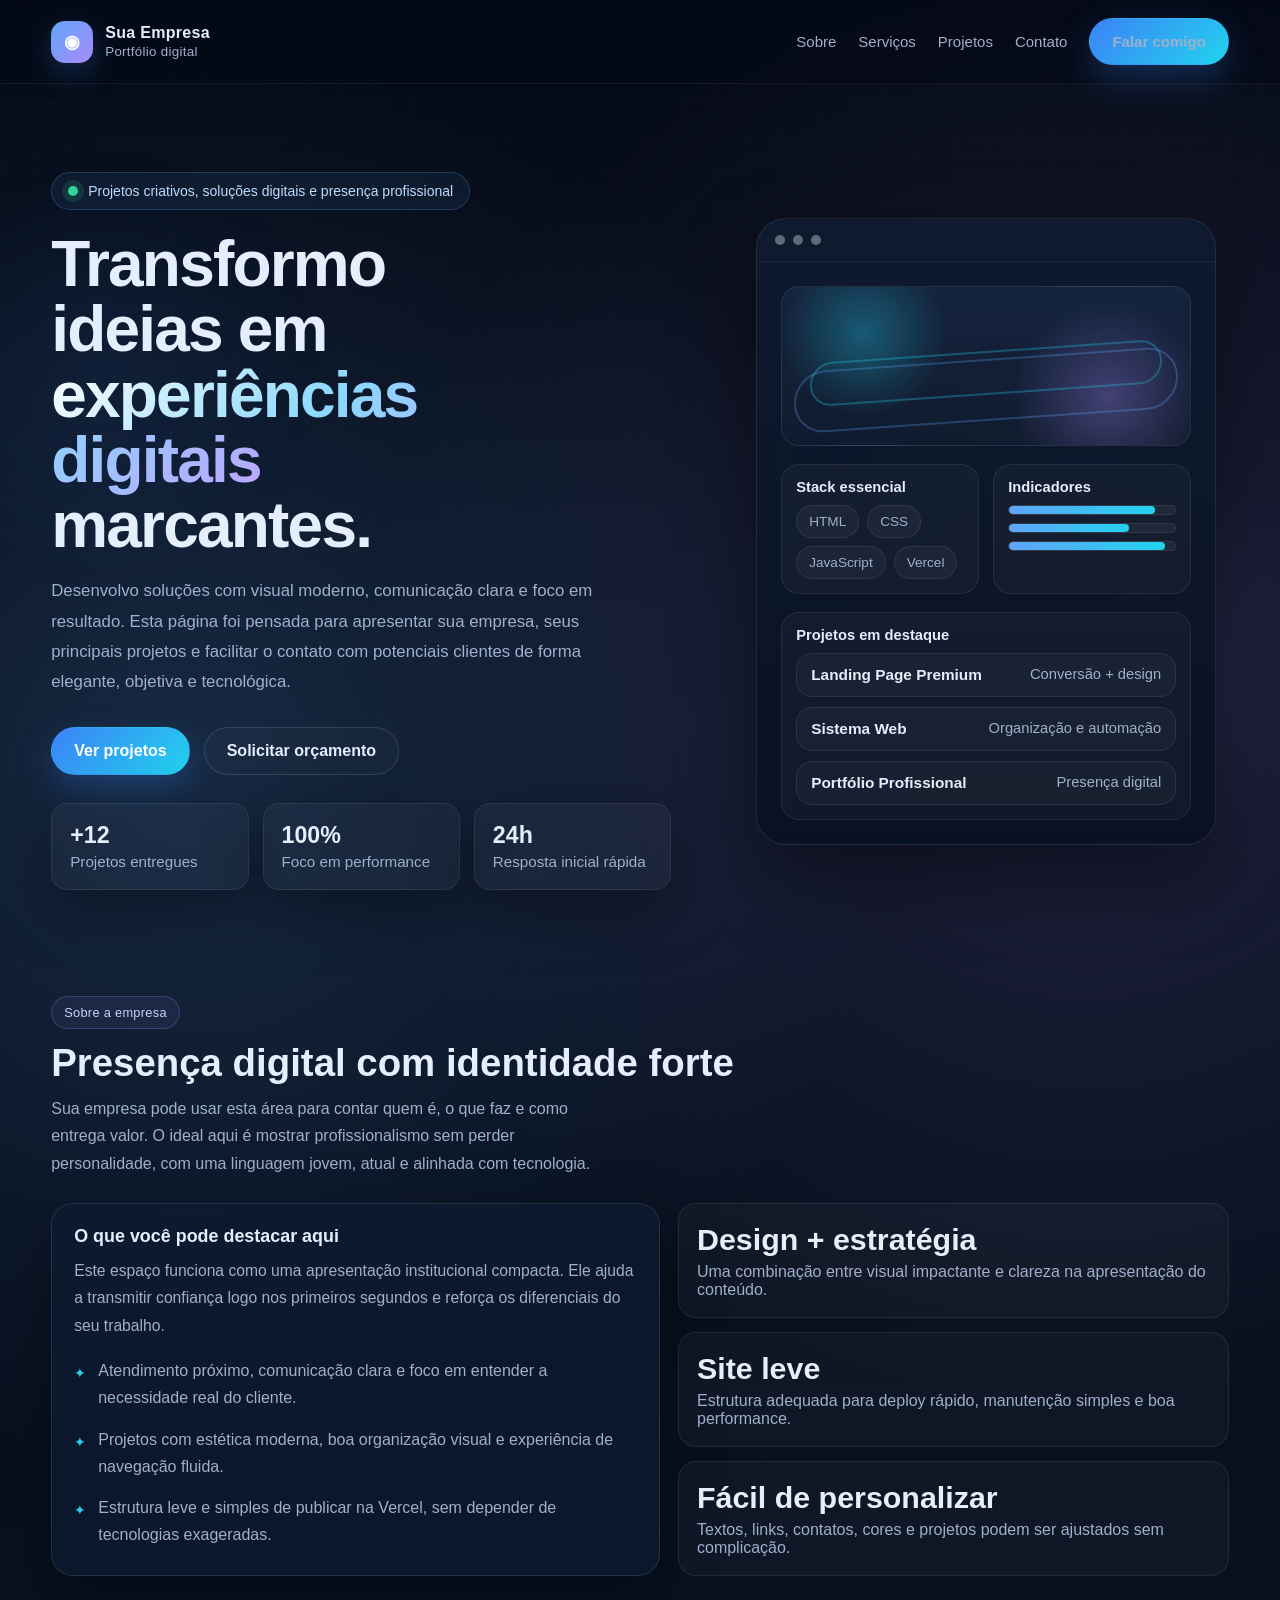
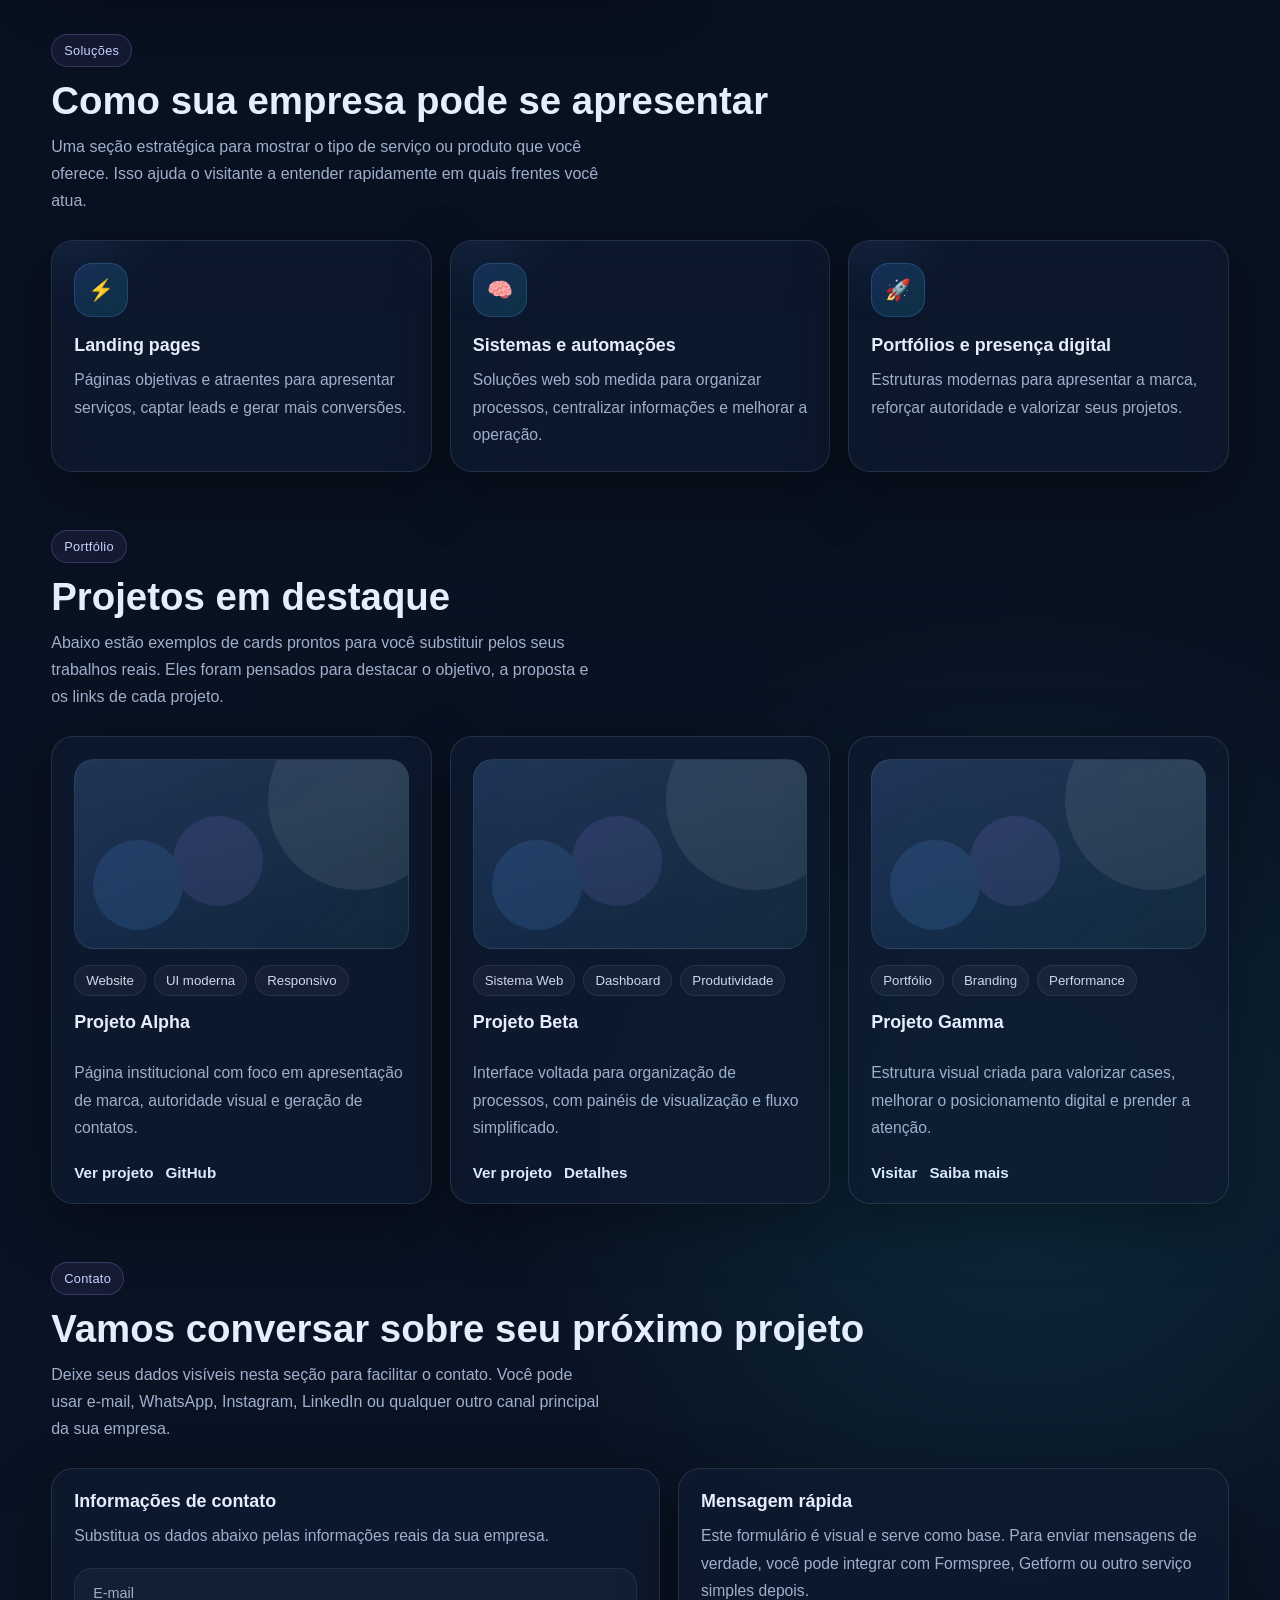
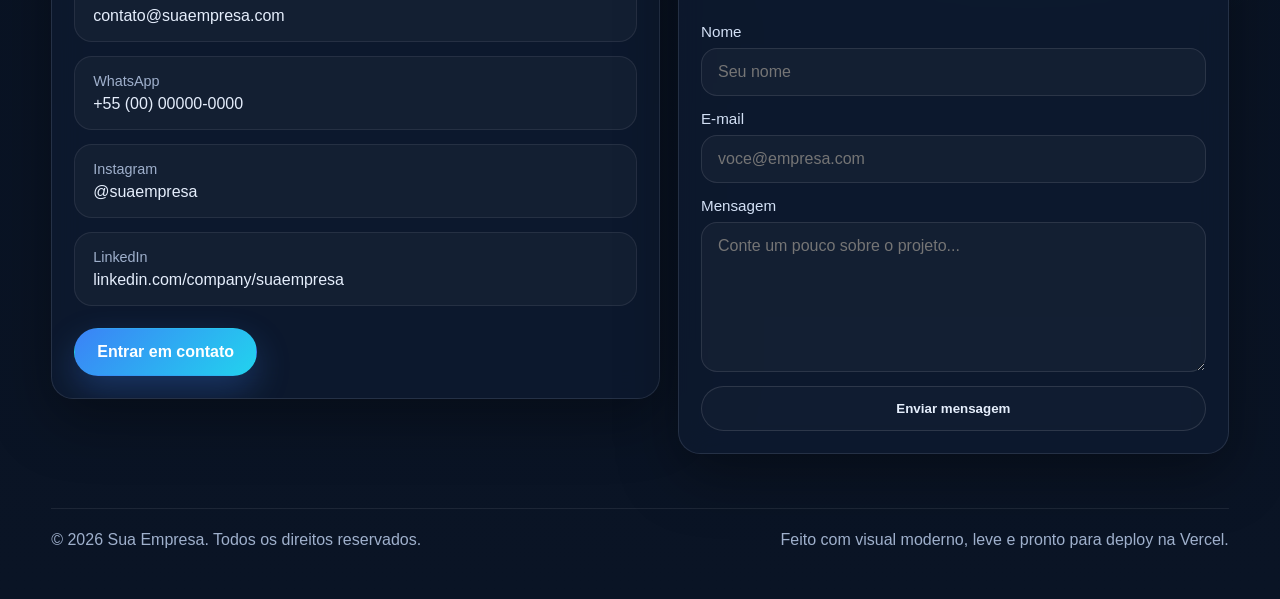
<file: Portifolio_institucional.html>
<!DOCTYPE html>
<html lang="pt-BR">
<head>
  <meta charset="UTF-8" />
  <meta name="viewport" content="width=device-width, initial-scale=1.0" />
  <title>Sua Empresa | Portfólio de Projetos</title>
  <style>
    :root {
      --bg: #081120;
      --bg-soft: #0f1b31;
      --card: rgba(15, 27, 49, 0.72);
      --line: rgba(148, 163, 184, 0.18);
      --text: #e5eefc;
      --muted: #9fb0cc;
      --primary: #60a5fa;
      --primary-strong: #3b82f6;
      --secondary: #22d3ee;
      --accent: #a78bfa;
      --success: #34d399;
      --shadow: 0 20px 60px rgba(0, 0, 0, 0.35);
      --radius: 22px;
      --radius-sm: 16px;
      --max: 1180px;
    }

    * {
      margin: 0;
      padding: 0;
      box-sizing: border-box;
    }

    html {
      scroll-behavior: smooth;
    }

    body {
      font-family: Arial, Helvetica, sans-serif;
      background:
        radial-gradient(circle at 15% 20%, rgba(96, 165, 250, 0.18), transparent 22%),
        radial-gradient(circle at 85% 18%, rgba(167, 139, 250, 0.16), transparent 22%),
        radial-gradient(circle at 80% 72%, rgba(34, 211, 238, 0.12), transparent 18%),
        linear-gradient(180deg, #050b16 0%, #081120 45%, #0a1425 100%);
      color: var(--text);
      overflow-x: hidden;
    }

    body::before {
      content: "";
      position: fixed;
      inset: 0;
      background-image:
        linear-gradient(rgba(255,255,255,0.025) 1px, transparent 1px),
        linear-gradient(90deg, rgba(255,255,255,0.025) 1px, transparent 1px);
      background-size: 34px 34px;
      pointer-events: none;
      mask-image: linear-gradient(180deg, rgba(0,0,0,0.7), transparent 92%);
      z-index: 0;
    }

    a {
      color: inherit;
      text-decoration: none;
    }

    .container {
      width: min(92%, var(--max));
      margin: 0 auto;
      position: relative;
      z-index: 1;
    }

    .glow {
      position: absolute;
      border-radius: 999px;
      filter: blur(80px);
      opacity: 0.45;
      z-index: 0;
      pointer-events: none;
    }

    .glow.one {
      width: 220px;
      height: 220px;
      top: 90px;
      left: -60px;
      background: rgba(59, 130, 246, 0.22);
    }

    .glow.two {
      width: 260px;
      height: 260px;
      top: 360px;
      right: -40px;
      background: rgba(167, 139, 250, 0.18);
    }

    header {
      position: sticky;
      top: 0;
      z-index: 20;
      backdrop-filter: blur(14px);
      background: rgba(5, 11, 22, 0.7);
      border-bottom: 1px solid rgba(255,255,255,0.06);
    }

    .nav {
      display: flex;
      justify-content: space-between;
      align-items: center;
      padding: 18px 0;
      gap: 18px;
    }

    .brand {
      display: flex;
      align-items: center;
      gap: 12px;
      font-weight: bold;
      letter-spacing: 0.3px;
    }

    .brand-badge {
      width: 42px;
      height: 42px;
      border-radius: 14px;
      display: grid;
      place-items: center;
      background: linear-gradient(135deg, var(--primary), var(--accent));
      box-shadow: 0 10px 30px rgba(59, 130, 246, 0.28);
      color: white;
      font-size: 18px;
    }

    .nav-links {
      display: flex;
      gap: 22px;
      align-items: center;
      flex-wrap: wrap;
    }

    .nav-links a {
      color: var(--muted);
      font-size: 15px;
      transition: 0.25s ease;
    }

    .nav-links a:hover {
      color: var(--text);
    }

    .btn {
      display: inline-flex;
      align-items: center;
      justify-content: center;
      gap: 10px;
      padding: 14px 22px;
      border-radius: 999px;
      border: 1px solid transparent;
      font-weight: bold;
      transition: 0.25s ease;
      cursor: pointer;
    }

    .btn-primary {
      background: linear-gradient(135deg, var(--primary-strong), var(--secondary));
      color: white;
      box-shadow: 0 14px 34px rgba(59, 130, 246, 0.28);
    }

    .btn-primary:hover {
      transform: translateY(-2px);
      box-shadow: 0 18px 40px rgba(59, 130, 246, 0.34);
    }

    .btn-outline {
      border-color: rgba(255,255,255,0.12);
      background: rgba(255,255,255,0.02);
      color: var(--text);
    }

    .btn-outline:hover {
      transform: translateY(-2px);
      background: rgba(255,255,255,0.06);
    }

    .hero {
      padding: 88px 0 72px;
      position: relative;
    }

    .hero-grid {
      display: grid;
      grid-template-columns: 1.15fr 0.85fr;
      gap: 36px;
      align-items: center;
    }

    .eyebrow {
      display: inline-flex;
      align-items: center;
      gap: 10px;
      border: 1px solid rgba(96, 165, 250, 0.24);
      background: rgba(96, 165, 250, 0.08);
      color: #bfdbfe;
      padding: 10px 16px;
      border-radius: 999px;
      font-size: 14px;
      margin-bottom: 22px;
    }

    .eyebrow::before {
      content: "";
      width: 10px;
      height: 10px;
      border-radius: 50%;
      background: var(--success);
      box-shadow: 0 0 0 6px rgba(52, 211, 153, 0.14);
    }

    .hero h1 {
      font-size: clamp(2.4rem, 5vw, 4.8rem);
      line-height: 1.02;
      margin-bottom: 18px;
      letter-spacing: -1.8px;
      max-width: 12ch;
    }

    .hero h1 span {
      background: linear-gradient(135deg, #ffffff, #8bd8ff, #bba5ff);
      -webkit-background-clip: text;
      -webkit-text-fill-color: transparent;
      background-clip: text;
    }

    .hero p {
      color: var(--muted);
      font-size: 1.05rem;
      line-height: 1.8;
      max-width: 62ch;
      margin-bottom: 30px;
    }

    .hero-actions {
      display: flex;
      flex-wrap: wrap;
      gap: 14px;
      margin-bottom: 28px;
    }

    .hero-stats {
      display: grid;
      grid-template-columns: repeat(3, minmax(0, 1fr));
      gap: 14px;
      max-width: 620px;
    }

    .stat {
      background: rgba(255, 255, 255, 0.03);
      border: 1px solid rgba(255, 255, 255, 0.08);
      padding: 18px;
      border-radius: var(--radius-sm);
      box-shadow: var(--shadow);
    }

    .stat strong {
      display: block;
      font-size: 1.45rem;
      margin-bottom: 4px;
    }

    .stat span {
      color: var(--muted);
      font-size: 0.95rem;
    }

    .hero-visual {
      position: relative;
      min-height: 520px;
      display: flex;
      align-items: center;
      justify-content: center;
    }

    .visual-card {
      width: min(100%, 460px);
      border-radius: 30px;
      background: linear-gradient(180deg, rgba(15, 27, 49, 0.92), rgba(8, 17, 32, 0.92));
      border: 1px solid rgba(255,255,255,0.09);
      box-shadow: 0 30px 80px rgba(0,0,0,0.45);
      overflow: hidden;
      position: relative;
      animation: floatCard 5s ease-in-out infinite;
    }

    .visual-top {
      display: flex;
      gap: 8px;
      padding: 16px 18px;
      border-bottom: 1px solid rgba(255,255,255,0.06);
    }

    .dot {
      width: 10px;
      height: 10px;
      border-radius: 50%;
      background: rgba(255,255,255,0.35);
    }

    .visual-body {
      padding: 24px;
      display: grid;
      gap: 18px;
    }

    .mock-panel,
    .mini-card,
    .bar,
    .tag,
    .project-row {
      border: 1px solid rgba(255,255,255,0.08);
    }

    .mock-panel {
      border-radius: 20px;
      padding: 18px;
      background: rgba(255,255,255,0.03);
    }

    .signal {
      height: 160px;
      border-radius: 18px;
      background:
        radial-gradient(circle at 20% 30%, rgba(34, 211, 238, 0.32), transparent 24%),
        radial-gradient(circle at 80% 70%, rgba(167, 139, 250, 0.32), transparent 28%),
        linear-gradient(180deg, rgba(96, 165, 250, 0.08), rgba(255,255,255,0.02));
      position: relative;
      overflow: hidden;
    }

    .signal::before,
    .signal::after {
      content: "";
      position: absolute;
      inset: auto 12px 24px 12px;
      height: 58px;
      border-radius: 999px;
      border: 2px solid rgba(96, 165, 250, 0.28);
      transform: skewY(-4deg);
    }

    .signal::after {
      inset: auto 28px 50px 28px;
      height: 40px;
      border-color: rgba(34, 211, 238, 0.3);
    }

    .visual-grid {
      display: grid;
      grid-template-columns: 1fr 1fr;
      gap: 14px;
    }

    .mini-card {
      padding: 14px;
      border-radius: 18px;
      background: rgba(255,255,255,0.03);
    }

    .mini-card h4 {
      font-size: 0.92rem;
      margin-bottom: 10px;
    }

    .bars {
      display: grid;
      gap: 8px;
    }

    .bar {
      height: 10px;
      border-radius: 999px;
      background: rgba(255,255,255,0.05);
      position: relative;
      overflow: hidden;
    }

    .bar::after {
      content: "";
      position: absolute;
      inset: 0;
      width: var(--w, 60%);
      border-radius: inherit;
      background: linear-gradient(90deg, var(--primary), var(--secondary));
    }

    .tags {
      display: flex;
      gap: 8px;
      flex-wrap: wrap;
    }

    .tag {
      border-radius: 999px;
      padding: 8px 12px;
      background: rgba(255,255,255,0.04);
      color: var(--muted);
      font-size: 0.85rem;
    }

    .project-list {
      display: grid;
      gap: 10px;
    }

    .project-row {
      display: flex;
      justify-content: space-between;
      gap: 12px;
      padding: 12px 14px;
      border-radius: 16px;
      background: rgba(255,255,255,0.03);
      color: var(--muted);
      font-size: 0.92rem;
    }

    .project-row strong {
      color: var(--text);
      font-size: 0.96rem;
    }

    section {
      padding: 34px 0 24px;
      position: relative;
      z-index: 1;
    }

    .section-header {
      display: flex;
      justify-content: space-between;
      align-items: end;
      gap: 20px;
      margin-bottom: 26px;
      flex-wrap: wrap;
    }

    .section-header h2 {
      font-size: clamp(1.7rem, 3vw, 2.5rem);
      margin-bottom: 10px;
    }

    .section-header p {
      color: var(--muted);
      max-width: 62ch;
      line-height: 1.7;
    }

    .pill {
      display: inline-block;
      font-size: 0.8rem;
      color: #c7d2fe;
      border: 1px solid rgba(167,139,250,0.25);
      background: rgba(167,139,250,0.08);
      padding: 8px 12px;
      border-radius: 999px;
      margin-bottom: 12px;
      letter-spacing: 0.3px;
    }

    .services,
    .projects,
    .contact-grid,
    .about-grid {
      display: grid;
      gap: 18px;
    }

    .services {
      grid-template-columns: repeat(3, minmax(0, 1fr));
    }

    .card {
      background: var(--card);
      border: 1px solid var(--line);
      border-radius: var(--radius);
      padding: 22px;
      box-shadow: var(--shadow);
      backdrop-filter: blur(14px);
      transition: 0.3s ease;
      position: relative;
      overflow: hidden;
    }

    .card::before {
      content: "";
      position: absolute;
      inset: -40% auto auto -10%;
      width: 120px;
      height: 120px;
      border-radius: 50%;
      background: rgba(96, 165, 250, 0.09);
      filter: blur(30px);
      pointer-events: none;
    }

    .card:hover {
      transform: translateY(-6px);
      border-color: rgba(96, 165, 250, 0.3);
    }

    .icon {
      width: 54px;
      height: 54px;
      border-radius: 18px;
      display: grid;
      place-items: center;
      margin-bottom: 18px;
      background: linear-gradient(135deg, rgba(59,130,246,0.18), rgba(34,211,238,0.14));
      border: 1px solid rgba(96, 165, 250, 0.22);
      font-size: 1.3rem;
    }

    .card h3 {
      font-size: 1.12rem;
      margin-bottom: 10px;
    }

    .card p {
      color: var(--muted);
      line-height: 1.75;
      font-size: 0.98rem;
    }

    .about-grid {
      grid-template-columns: 1.05fr 0.95fr;
      align-items: stretch;
    }

    .about-card ul {
      list-style: none;
      display: grid;
      gap: 14px;
      margin-top: 18px;
    }

    .about-card li {
      display: flex;
      gap: 12px;
      align-items: start;
      color: var(--muted);
      line-height: 1.7;
    }

    .about-card li::before {
      content: "✦";
      color: var(--secondary);
      font-size: 0.9rem;
      margin-top: 4px;
    }

    .about-panel {
      display: grid;
      gap: 14px;
    }

    .metric-box {
      padding: 18px;
      border-radius: 18px;
      background: rgba(255,255,255,0.03);
      border: 1px solid rgba(255,255,255,0.08);
    }

    .metric-box strong {
      display: block;
      font-size: 1.9rem;
      margin-bottom: 6px;
    }

    .metric-box span {
      color: var(--muted);
    }

    .projects {
      grid-template-columns: repeat(3, minmax(0, 1fr));
    }

    .project-card {
      display: flex;
      flex-direction: column;
      gap: 16px;
    }

    .project-thumb {
      height: 190px;
      border-radius: 20px;
      border: 1px solid rgba(255,255,255,0.08);
      background:
        linear-gradient(135deg, rgba(59,130,246,0.16), rgba(34,211,238,0.06)),
        linear-gradient(180deg, rgba(255,255,255,0.06), rgba(255,255,255,0.02));
      position: relative;
      overflow: hidden;
    }

    .project-thumb::before,
    .project-thumb::after {
      content: "";
      position: absolute;
      border-radius: 999px;
      background: rgba(255,255,255,0.08);
    }

    .project-thumb::before {
      width: 180px;
      height: 180px;
      right: -40px;
      top: -50px;
    }

    .project-thumb::after {
      width: 90px;
      height: 90px;
      left: 18px;
      bottom: 18px;
      background: rgba(96, 165, 250, 0.14);
      box-shadow: 80px -24px 0 0 rgba(167, 139, 250, 0.12);
    }

    .project-meta {
      display: flex;
      gap: 8px;
      flex-wrap: wrap;
    }

    .project-meta span {
      border-radius: 999px;
      background: rgba(255,255,255,0.04);
      border: 1px solid rgba(255,255,255,0.08);
      color: #cdd8eb;
      padding: 7px 11px;
      font-size: 0.83rem;
    }

    .project-card p {
      margin-bottom: 2px;
    }

    .project-links {
      display: flex;
      flex-wrap: wrap;
      gap: 12px;
      margin-top: auto;
      padding-top: 4px;
    }

    .project-links a {
      color: #dbeafe;
      font-weight: bold;
      font-size: 0.95rem;
    }

    .project-links a:hover {
      color: white;
    }

    .contact-grid {
      grid-template-columns: 1.05fr 0.95fr;
      align-items: start;
    }

    .contact-list {
      display: grid;
      gap: 14px;
      margin-top: 18px;
    }

    .contact-item {
      padding: 16px 18px;
      border-radius: 18px;
      border: 1px solid rgba(255,255,255,0.08);
      background: rgba(255,255,255,0.03);
    }

    .contact-item span {
      display: block;
      color: var(--muted);
      font-size: 0.9rem;
      margin-bottom: 6px;
    }

    .contact-item strong,
    .contact-item a {
      font-size: 1rem;
    }

    .contact-card .btn {
      margin-top: 22px;
    }

    .contact-form {
      display: grid;
      gap: 14px;
    }

    .field {
      display: grid;
      gap: 8px;
    }

    .field label {
      color: #d3e0f5;
      font-size: 0.95rem;
    }

    .field input,
    .field textarea {
      width: 100%;
      padding: 14px 16px;
      border-radius: 16px;
      border: 1px solid rgba(255,255,255,0.1);
      background: rgba(255,255,255,0.03);
      color: white;
      outline: none;
      font: inherit;
      transition: 0.2s ease;
    }

    .field input:focus,
    .field textarea:focus {
      border-color: rgba(96, 165, 250, 0.45);
      box-shadow: 0 0 0 4px rgba(59, 130, 246, 0.12);
    }

    .field textarea {
      min-height: 150px;
      resize: vertical;
    }

    footer {
      padding: 30px 0 50px;
      color: var(--muted);
    }

    .footer-bar {
      border-top: 1px solid rgba(255,255,255,0.08);
      padding-top: 22px;
      display: flex;
      justify-content: space-between;
      gap: 14px;
      flex-wrap: wrap;
    }

    .fade-up {
      opacity: 0;
      transform: translateY(24px);
      transition: 0.7s ease;
    }

    .fade-up.show {
      opacity: 1;
      transform: translateY(0);
    }

    @keyframes floatCard {
      0%, 100% { transform: translateY(0px); }
      50% { transform: translateY(-10px); }
    }

    @media (max-width: 980px) {
      .hero-grid,
      .about-grid,
      .contact-grid,
      .services,
      .projects {
        grid-template-columns: 1fr;
      }

      .hero {
        padding-top: 66px;
      }

      .hero-visual {
        min-height: auto;
      }

      .hero h1 {
        max-width: 100%;
      }
    }

    @media (max-width: 700px) {
      .nav {
        align-items: flex-start;
        flex-direction: column;
      }

      .nav-links {
        gap: 14px;
      }

      .hero-stats {
        grid-template-columns: 1fr;
      }

      .section-header {
        align-items: start;
      }

      .visual-grid {
        grid-template-columns: 1fr;
      }
    }
  </style>
</head>
<body>
  <header>
    <div class="container nav">
      <a href="#inicio" class="brand">
        <div class="brand-badge">◉</div>
        <div>
          <div>Sua Empresa</div>
          <small style="color: var(--muted); font-weight: normal;">Portfólio digital</small>
        </div>
      </a>

      <nav class="nav-links">
        <a href="#sobre">Sobre</a>
        <a href="#servicos">Serviços</a>
        <a href="#projetos">Projetos</a>
        <a href="#contato">Contato</a>
        <a href="#contato" class="btn btn-primary">Falar comigo</a>
      </nav>
    </div>
  </header>

  <main>
    <section class="hero" id="inicio">
      <div class="container">
        <div class="glow one"></div>
        <div class="glow two"></div>

        <div class="hero-grid">
          <div class="fade-up">
            <div class="eyebrow">Projetos criativos, soluções digitais e presença profissional</div>
            <h1>Transformo ideias em <span>experiências digitais</span> marcantes.</h1>
            <p>
              Desenvolvo soluções com visual moderno, comunicação clara e foco em resultado.
              Esta página foi pensada para apresentar sua empresa, seus principais projetos e facilitar
              o contato com potenciais clientes de forma elegante, objetiva e tecnológica.
            </p>

            <div class="hero-actions">
              <a href="#projetos" class="btn btn-primary">Ver projetos</a>
              <a href="#contato" class="btn btn-outline">Solicitar orçamento</a>
            </div>

            <div class="hero-stats">
              <div class="stat">
                <strong>+12</strong>
                <span>Projetos entregues</span>
              </div>
              <div class="stat">
                <strong>100%</strong>
                <span>Foco em performance</span>
              </div>
              <div class="stat">
                <strong>24h</strong>
                <span>Resposta inicial rápida</span>
              </div>
            </div>
          </div>

          <div class="hero-visual fade-up">
            <div class="visual-card">
              <div class="visual-top">
                <div class="dot"></div>
                <div class="dot"></div>
                <div class="dot"></div>
              </div>
              <div class="visual-body">
                <div class="mock-panel signal"></div>

                <div class="visual-grid">
                  <div class="mini-card">
                    <h4>Stack essencial</h4>
                    <div class="tags">
                      <span class="tag">HTML</span>
                      <span class="tag">CSS</span>
                      <span class="tag">JavaScript</span>
                      <span class="tag">Vercel</span>
                    </div>
                  </div>

                  <div class="mini-card">
                    <h4>Indicadores</h4>
                    <div class="bars">
                      <div class="bar" style="--w: 88%"></div>
                      <div class="bar" style="--w: 72%"></div>
                      <div class="bar" style="--w: 94%"></div>
                    </div>
                  </div>
                </div>

                <div class="mini-card">
                  <h4>Projetos em destaque</h4>
                  <div class="project-list">
                    <div class="project-row"><strong>Landing Page Premium</strong><span>Conversão + design</span></div>
                    <div class="project-row"><strong>Sistema Web</strong><span>Organização e automação</span></div>
                    <div class="project-row"><strong>Portfólio Profissional</strong><span>Presença digital</span></div>
                  </div>
                </div>
              </div>
            </div>
          </div>
        </div>
      </div>
    </section>

    <section id="sobre">
      <div class="container">
        <div class="section-header fade-up">
          <div>
            <div class="pill">Sobre a empresa</div>
            <h2>Presença digital com identidade forte</h2>
            <p>
              Sua empresa pode usar esta área para contar quem é, o que faz e como entrega valor.
              O ideal aqui é mostrar profissionalismo sem perder personalidade, com uma linguagem jovem,
              atual e alinhada com tecnologia.
            </p>
          </div>
        </div>

        <div class="about-grid">
          <div class="card about-card fade-up">
            <h3>O que você pode destacar aqui</h3>
            <p>
              Este espaço funciona como uma apresentação institucional compacta. Ele ajuda a transmitir
              confiança logo nos primeiros segundos e reforça os diferenciais do seu trabalho.
            </p>
            <ul>
              <li>Atendimento próximo, comunicação clara e foco em entender a necessidade real do cliente.</li>
              <li>Projetos com estética moderna, boa organização visual e experiência de navegação fluida.</li>
              <li>Estrutura leve e simples de publicar na Vercel, sem depender de tecnologias exageradas.</li>
            </ul>
          </div>

          <div class="about-panel fade-up">
            <div class="metric-box">
              <strong>Design + estratégia</strong>
              <span>Uma combinação entre visual impactante e clareza na apresentação do conteúdo.</span>
            </div>
            <div class="metric-box">
              <strong>Site leve</strong>
              <span>Estrutura adequada para deploy rápido, manutenção simples e boa performance.</span>
            </div>
            <div class="metric-box">
              <strong>Fácil de personalizar</strong>
              <span>Textos, links, contatos, cores e projetos podem ser ajustados sem complicação.</span>
            </div>
          </div>
        </div>
      </div>
    </section>

    <section id="servicos">
      <div class="container">
        <div class="section-header fade-up">
          <div>
            <div class="pill">Soluções</div>
            <h2>Como sua empresa pode se apresentar</h2>
            <p>
              Uma seção estratégica para mostrar o tipo de serviço ou produto que você oferece.
              Isso ajuda o visitante a entender rapidamente em quais frentes você atua.
            </p>
          </div>
        </div>

        <div class="services">
          <article class="card fade-up">
            <div class="icon">⚡</div>
            <h3>Landing pages</h3>
            <p>
              Páginas objetivas e atraentes para apresentar serviços, captar leads e gerar mais conversões.
            </p>
          </article>

          <article class="card fade-up">
            <div class="icon">🧠</div>
            <h3>Sistemas e automações</h3>
            <p>
              Soluções web sob medida para organizar processos, centralizar informações e melhorar a operação.
            </p>
          </article>

          <article class="card fade-up">
            <div class="icon">🚀</div>
            <h3>Portfólios e presença digital</h3>
            <p>
              Estruturas modernas para apresentar a marca, reforçar autoridade e valorizar seus projetos.
            </p>
          </article>
        </div>
      </div>
    </section>

    <section id="projetos">
      <div class="container">
        <div class="section-header fade-up">
          <div>
            <div class="pill">Portfólio</div>
            <h2>Projetos em destaque</h2>
            <p>
              Abaixo estão exemplos de cards prontos para você substituir pelos seus trabalhos reais.
              Eles foram pensados para destacar o objetivo, a proposta e os links de cada projeto.
            </p>
          </div>
        </div>

        <div class="projects">
          <article class="card project-card fade-up">
            <div class="project-thumb"></div>
            <div class="project-meta">
              <span>Website</span>
              <span>UI moderna</span>
              <span>Responsivo</span>
            </div>
            <h3>Projeto Alpha</h3>
            <p>
              Página institucional com foco em apresentação de marca, autoridade visual e geração de contatos.
            </p>
            <div class="project-links">
              <a href="#">Ver projeto</a>
              <a href="#">GitHub</a>
            </div>
          </article>

          <article class="card project-card fade-up">
            <div class="project-thumb"></div>
            <div class="project-meta">
              <span>Sistema Web</span>
              <span>Dashboard</span>
              <span>Produtividade</span>
            </div>
            <h3>Projeto Beta</h3>
            <p>
              Interface voltada para organização de processos, com painéis de visualização e fluxo simplificado.
            </p>
            <div class="project-links">
              <a href="#">Ver projeto</a>
              <a href="#">Detalhes</a>
            </div>
          </article>

          <article class="card project-card fade-up">
            <div class="project-thumb"></div>
            <div class="project-meta">
              <span>Portfólio</span>
              <span>Branding</span>
              <span>Performance</span>
            </div>
            <h3>Projeto Gamma</h3>
            <p>
              Estrutura visual criada para valorizar cases, melhorar o posicionamento digital e prender a atenção.
            </p>
            <div class="project-links">
              <a href="#">Visitar</a>
              <a href="#">Saiba mais</a>
            </div>
          </article>
        </div>
      </div>
    </section>

    <section id="contato">
      <div class="container">
        <div class="section-header fade-up">
          <div>
            <div class="pill">Contato</div>
            <h2>Vamos conversar sobre seu próximo projeto</h2>
            <p>
              Deixe seus dados visíveis nesta seção para facilitar o contato. Você pode usar e-mail, WhatsApp,
              Instagram, LinkedIn ou qualquer outro canal principal da sua empresa.
            </p>
          </div>
        </div>

        <div class="contact-grid">
          <div class="card contact-card fade-up">
            <h3>Informações de contato</h3>
            <p>
              Substitua os dados abaixo pelas informações reais da sua empresa.
            </p>

            <div class="contact-list">
              <div class="contact-item">
                <span>E-mail</span>
                <a href="mailto:contato@suaempresa.com">contato@suaempresa.com</a>
              </div>

              <div class="contact-item">
                <span>WhatsApp</span>
                <a href="https://wa.me/5500000000000" target="_blank" rel="noopener noreferrer">+55 (00) 00000-0000</a>
              </div>

              <div class="contact-item">
                <span>Instagram</span>
                <a href="#" target="_blank" rel="noopener noreferrer">@suaempresa</a>
              </div>

              <div class="contact-item">
                <span>LinkedIn</span>
                <a href="#" target="_blank" rel="noopener noreferrer">linkedin.com/company/suaempresa</a>
              </div>
            </div>

            <a href="mailto:contato@suaempresa.com" class="btn btn-primary">Entrar em contato</a>
          </div>

          <div class="card fade-up">
            <h3>Mensagem rápida</h3>
            <p style="margin-bottom: 18px;">
              Este formulário é visual e serve como base. Para enviar mensagens de verdade, você pode integrar com
              Formspree, Getform ou outro serviço simples depois.
            </p>

            <form class="contact-form" onsubmit="event.preventDefault(); alert('Formulário de demonstração. Você pode integrar esse envio depois.');">
              <div class="field">
                <label for="nome">Nome</label>
                <input id="nome" type="text" placeholder="Seu nome" />
              </div>

              <div class="field">
                <label for="email">E-mail</label>
                <input id="email" type="email" placeholder="voce@empresa.com" />
              </div>

              <div class="field">
                <label for="mensagem">Mensagem</label>
                <textarea id="mensagem" placeholder="Conte um pouco sobre o projeto..."></textarea>
              </div>

              <button class="btn btn-outline" type="submit">Enviar mensagem</button>
            </form>
          </div>
        </div>
      </div>
    </section>
  </main>

  <footer>
    <div class="container footer-bar">
      <span>© 2026 Sua Empresa. Todos os direitos reservados.</span>
      <span>Feito com visual moderno, leve e pronto para deploy na Vercel.</span>
    </div>
  </footer>

  <script>
    const observer = new IntersectionObserver((entries) => {
      entries.forEach((entry) => {
        if (entry.isIntersecting) {
          entry.target.classList.add('show');
        }
      });
    }, { threshold: 0.14 });

    document.querySelectorAll('.fade-up').forEach((el) => observer.observe(el));
  </script>
</body>
</html>
</file>
